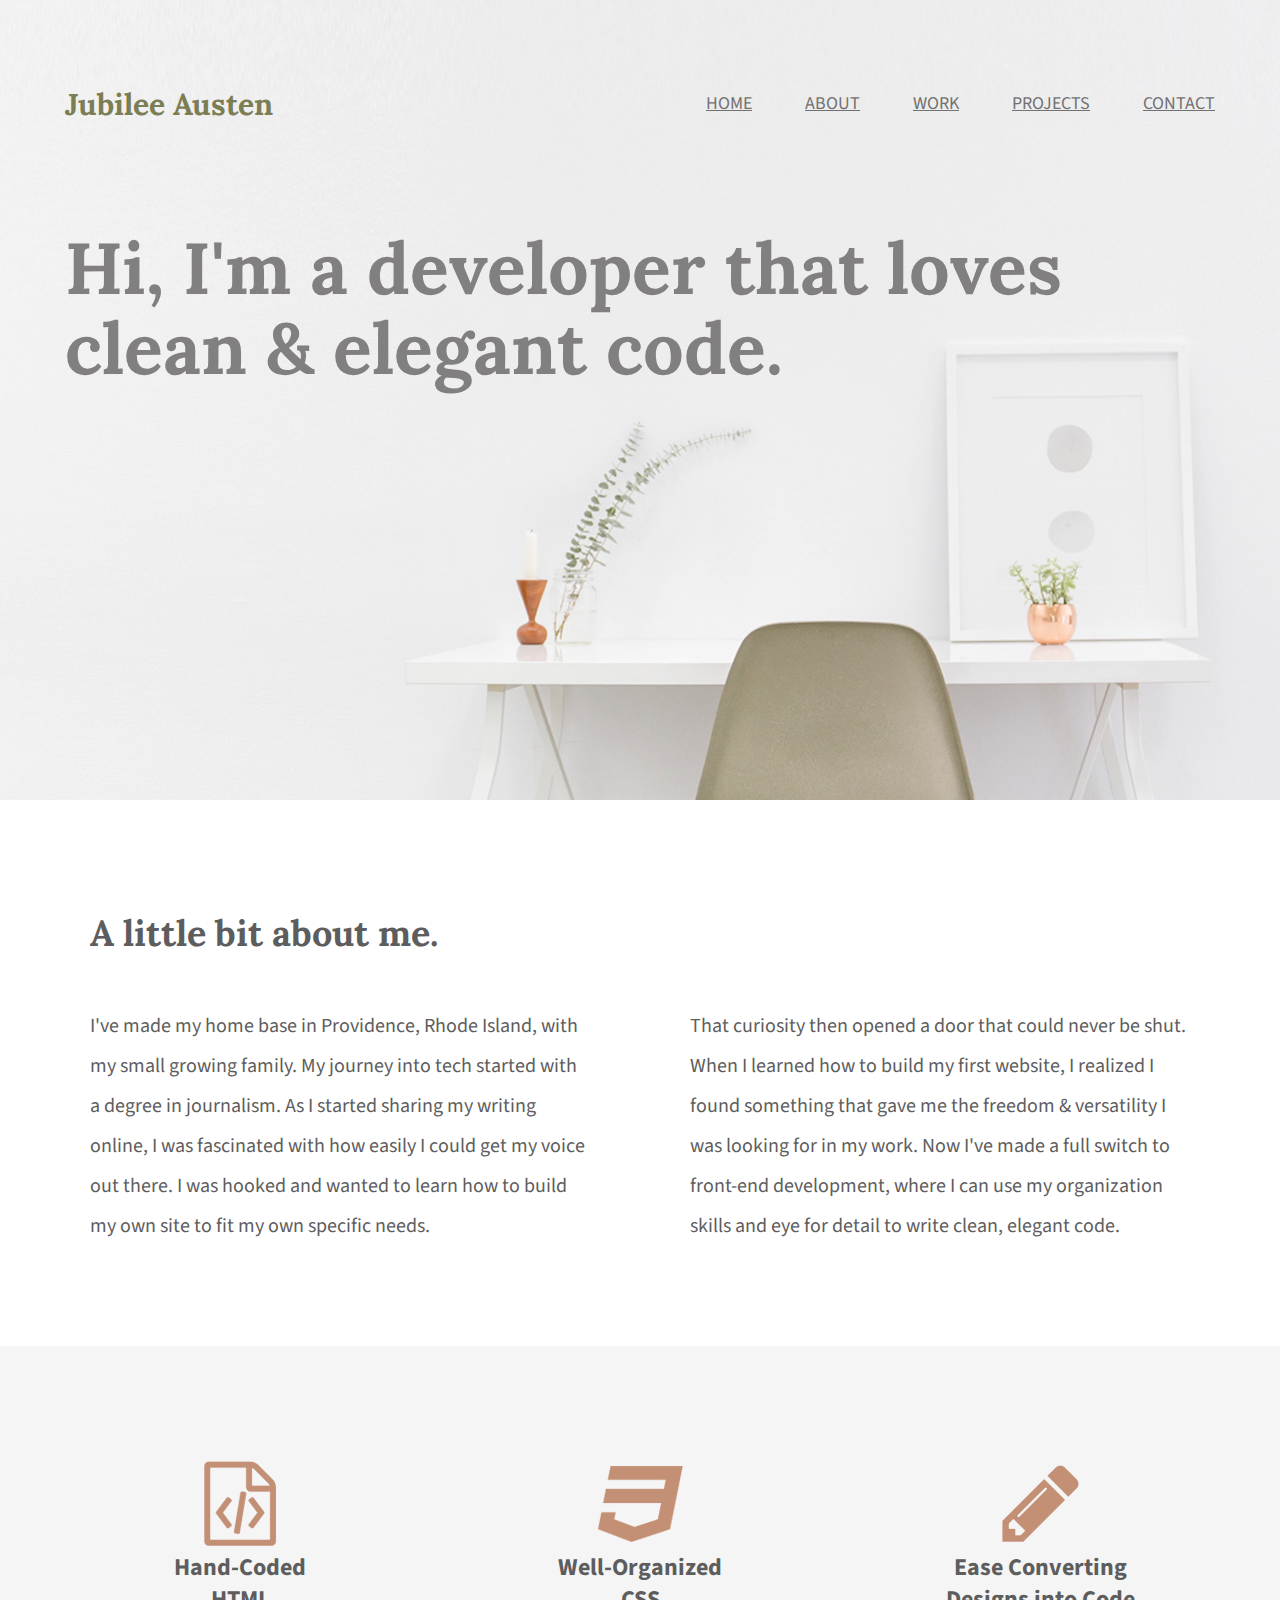
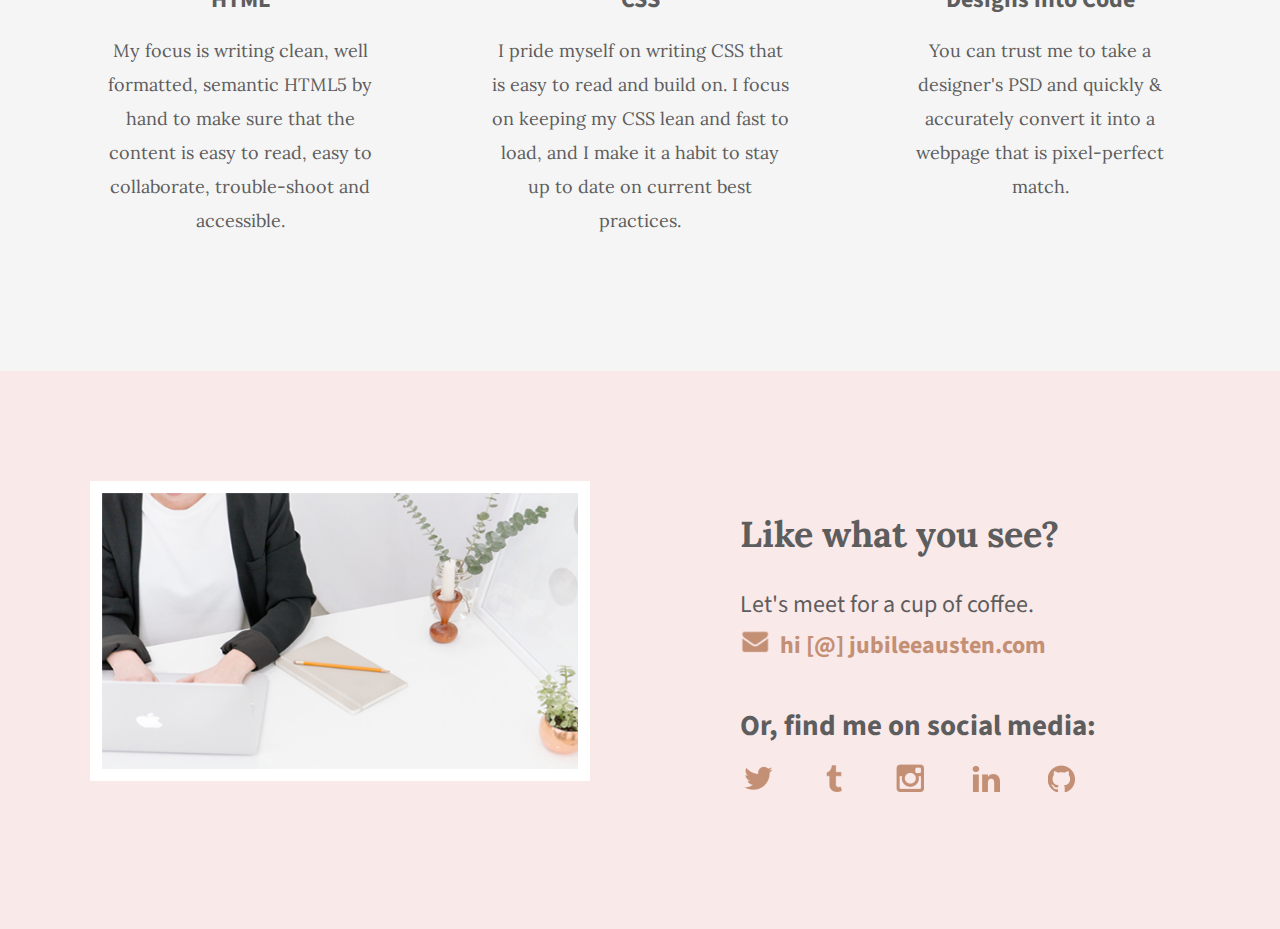
<file: index.html>
<!DOCTYPE html>
<html lang="en">
    <head>
         <meta charset="utf-8">
         <title>Jubilee Austen | Portfolio </title>
         <link rel="stylesheet" href="css/normalize.css">
         <link rel="stylesheet" href="css/main.css">
         <link href='https://fonts.googleapis.com/css?family=Source+Sans+Pro:400,700' rel='stylesheet' type='text/css'>
         <link rel="preconnect" href="https://fonts.googleapis.com">
         <link rel="preconnect" href="https://fonts.gstatic.com" crossorigin>
         <link href="https://fonts.googleapis.com/css2?family=Lora:wght@400;700&display=swap" rel="stylesheet">
         <link href="https://fonts.googleapis.com/css?family=Lora:400,700" rel="stylesheet" type="text/css">
    </head>
   
    <body>
        <header>
            <div class="homepage-hero">
                <div class="content-wrapper">
                    <h1>Jubilee Austen</h1>
                    <nav>
                        <ul>
                            <li><a href="#">home</a></li>
                            <li><a href="#about">About</a></li>
                            <li><a href="#work">Work</a></li>
                            <li><a href="projects/index.html">projects</a></li>
                            <li><a href="#contact">Contact</a></li>
                        </ul>
                    </nav>
                <h2><span>Hi,</span> I'm a developer that loves clean &amp; elegant code.</h2>
                </div>
            </div>
        </header>
    
        <main>
            <section id="about">
                <div class="content-wrapper">
                    <h2>A little bit about me.</h2>
                        <p>I've made my home base in Providence, Rhode Island, with my small growing family. My journey into
                            tech started with a degree in journalism. As I started sharing my writing online, I was
                            fascinated with how easily I could get my voice out there. I was hooked and wanted to learn how
                            to build my own site to fit my own specific needs.</p>
                        <p>That curiosity then opened a door that could never be shut. When I learned how to build my first
                            website, I realized I found something that gave me the freedom &amp; versatility I was looking
                            for in my work. Now I've made a full switch to front-end development, where I can use my
                            organization skills and eye for detail to write clean, elegant code.</p>
                </div>
            </section>
    
            <section id="work">
                <div class="content-wrapper">
                    <div class="work-list">
                        <img src="img/html-icon.png" alt="HTML icon" />
                        <h3>Hand-Coded HTML</h3>
                        <p>My focus is writing clean, well formatted, semantic HTML5 by hand to make sure that the content
                            is easy to read, easy to collaborate, trouble-shoot and accessible.</p>
                    </div>
                    <div class="work-list">
                        <img src="img/css-icon.png" alt="CSS icon" />
                        <h3>Well-Organized CSS</h3>
                        <p>I pride myself on writing CSS that is easy to read and build on. I focus on keeping my CSS lean
                            and fast to load, and I make it a habit to stay up to date on current best practices.</p>
                    </div>
                    <div class="work-list">
                        <img src="img/pencil-icon.png" alt="Pencil icon" />
                        <h3>Ease Converting Designs into Code</h3>
                        <p>You can trust me to take a designer's PSD and quickly &amp; accurately convert it into a webpage
                            that is pixel-perfect match.</p>
                    </div>
                </div>
            </section>
            </main>
            
            <footer id="contact">
                <div class="content-wrapper">
                    <div class="contact-image">
                        <img src="img/contact-image.png" id="contact-img" alt="my contact image" />
                    </div>
                    <div class="contact-info">
                        <h2>Like what you see?</h2>
                        <h3 id="email-header">Let's meet for a cup of coffee.</h3>
                        <a href="mailto:hi@jubileeausten.com"><img src="img/envelope.png" id="envelope"
                                alt="envelope icon" />hi [@] jubileeausten.com</a>
                        <h3 id="socialmedia-header">Or, find me on social media:</h3>
                        <ul>
                            <li><a href=""><img src="img/twitter.png" alt="twitter icon" /></a></li>
                            <li><a href=""><img src="img/tumblr.png" alt="tumblr icon" /></a></li>
                            <li><a href=""><img src="img/instagram.png" alt="instagram icon" /></a></li>
                            <li><a href=""><img src="img/linkedin.png" alt="linkedin icon" /></a></li>
                            <li><a href=""><img src="img/github.png" alt="github icon" /></a></li>
                        </ul>
                    </div>
                </div>
            </footer>
    </body>
    
    </html>
</file>
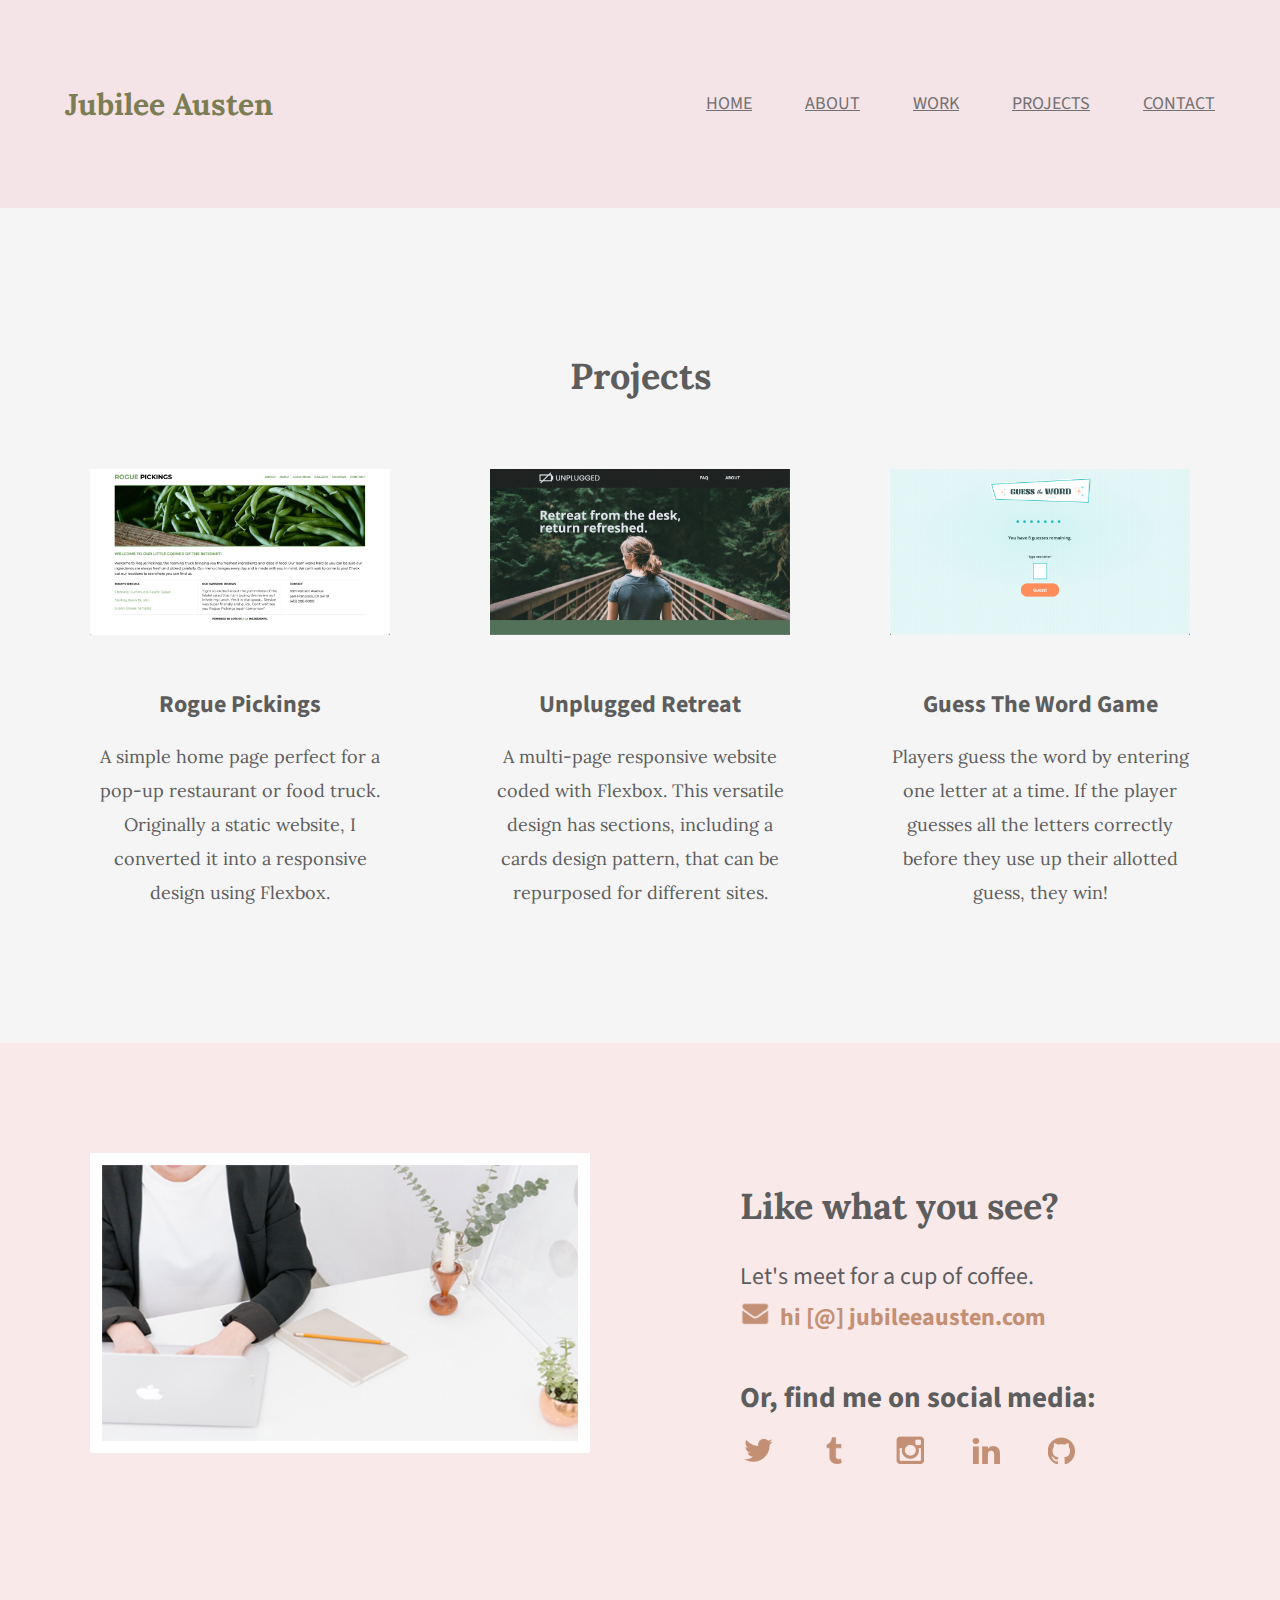
<file: projects/index.html>
<!DOCTYPE html>
<html lang="en">

<head>
    <meta charset="UTF-8">
    <title> Projects | Jubilee Austen </title>
    <link rel="stylesheet" href="../css/normalize.css">
    <link rel="stylesheet" href="../css/main.css">
    <link href='https://fonts.googleapis.com/css?family=Source+Sans+Pro:400,700' rel='stylesheet' type='text/css'>
    <link rel="preconnect" href="https://fonts.googleapis.com">
    <link rel="preconnect" href="https://fonts.gstatic.com" crossorigin>
    <link href="https://fonts.googleapis.com/css2?family=Lora:wght@400;700&display=swap" rel="stylesheet">
    <link href="https://fonts.googleapis.com/css?family=Lora:400,700" rel="stylesheet" type="text/css">
</head>
   
<body>
    <header class="projectpage-hero">
            <div class="content-wrapper">
                <h1>Jubilee Austen</h1>
                <nav>
                    <ul>
                        <li><a href="../index.html">home</a></li>
                        <li><a href="../index.html#about">about</a></li>
                        <li><a href="..index.html#work">Work</a></li>
                        <li><a href="#">projects</a></li>
                        <li><a href="../index.html#contact">Contact</a></li>
                    </ul>
                </nav>
            </div>
        </div>
    </header>
    
    <main>
        <section id="projects">
            <div class ="content-wrapper">
                <h2>Projects</h2>
                <div class ="project-piece">
                    <a href="https://skillcrush.github.io/206-rogue_pickings/" target="_blank"><img
                        src="../img/bonus-images/rogue-pickings.png" alt="Rogue Pickings 
                        Site"></a>
                    <h3><a href="https://dcunivers.github.io/Rogue-Pickings/">Rogue Pickings</a></h3>
                        <p>A simple home page perfect for a pop-up restaurant or food truck. Originally a static website, I converted it into a responsive design using Flexbox.</p>
                </div>
    
            <div class ="project-piece">
                <a href="https://skillcrush.github.io/206-unplugged_retreat/" target="_blank"><img
                    src="../img/bonus-images/unplugged.png" alt="Unplugged Site"></a>
                <h3><a href="https://dcunivers.github.io/unplugged-retreat-project/">Unplugged Retreat</a></h3>
                        <p>A multi-page responsive website coded with Flexbox. This versatile design has sections, including a cards design pattern, that can be repurposed for different sites.</p>
            </div>
            
            <div class="project-piece">
                <a href="https://skillcrush.github.io/guess-the-word/" target="_blank"><img
                    src="../img/bonus-images/guess-the-word-game.png" alt="Guess the Word Game"></a>
                    <h3><a href="https://dcunivers.github.io/Guess-The-Word-Project/">Guess The Word Game</a></h3>
                        <p>Players guess the word by entering one letter at a time. If the player guesses all the letters correctly before they use up their allotted guess, they win!</p>
            </div>

        </section>
        </main>

        <footer id="contact">
            <div class="content-wrapper">
                <div class="contact-image">
                    <img src="../img/contact-image.png" id="contact-img" alt="my contact image" />
                </div>
                <div class="contact-info">
                    <h2>Like what you see?</h2>
                    <h3 id="email-header">Let's meet for a cup of coffee.</h3>
                    <a href="mailto:hi@jubileeausten.com"><img src="../img/envelope.png" id="envelope"
                                alt="envelope icon" />hi [@] jubileeausten.com</a>
                    <h3 id="socialmedia-header">Or, find me on social media:</h3>
                    <ul>
                        <li><a href=""><img src="../img/twitter.png" alt="twitter icon" /></a></li>
                        <li><a href=""><img src="../img/tumblr.png" alt="tumblr icon" /></a></li>
                        <li><a href=""><img src="../img/instagram.png" alt="instagram icon" /></a></li>
                        <li><a href=""><img src="../img/linkedin.png" alt="linkedin icon" /></a></li>
                        <li><a href=""><img src="../img/github.png" alt="github icon" /></a></li>
                    </ul>
                </div>
            </div>
        </footer>
    </body>
    
    </html>
</file>
<file: css/main.css>
/***** GLOBAL STYLES *****/
body {
    font-family: 'Source Sans Pro', sans-serif;
    color: #5e5d5e;
}

.content-wrapper {
    width: 1200px;
    margin: 0 auto;
    overflow: auto;
}

/***** HEADER *****/

.homepage-hero {
    background: url('../img/full-background.png'), #f9efef;
    background-size: cover;
    background-position: center;
    height: 800px;
}

header h1 {
    float: left;
    width: 300px;
    color: #7b7e54;
    font-family: 'Lora', serif;
    font-size: 30px;
    padding: 65px 0 65px 25px;
}

header nav {
    width: 800px;
    float: right;
    text-align: right;
    padding: 75px 25px 75px 0;
}

nav ul li {
    display: inline-block;
}

nav ul li a {
    text-transform: uppercase;
    font-size: 18px;
    color: #727172;
    padding-left: 50px;
}

header h2 {
    width: 1000px;
    clear: both;
    font-family: 'Lora', serif;
    font-size: 72px;
    line-height: 80px;
    color: #817f80;
    padding: 20px 0 20px 25px;
}

/***** ABOUT *****/
#about .content-wrapper {
    padding: 80px 0;
}

#about h2 {
    font-family: 'Lora', serif;
    font-size: 36px;
    padding-left: 50px;
}
 
#about p {
    float: left;
    width: 500px;
    font-size: 20px;
    line-height: 40px;
    padding: 0 50px;
}

/***** WORK *****/
#work {
    background: #f5f5f5;
    text-align: center;
}
#work .content-wrapper {
    padding: 115px 0px;
}

#work .work-list {
    float: left;
    width: 400px;
}

#work .img {
    padding-bottom: 30px;
}
#work h3 {
    font-size: 24px;
    line-height: 32px;
    width: 190px;
    margin: 0 auto;
}
#work p {
    font-family: 'Lora', serif;
    font-size: 18px;
    line-height: 34px;
    padding: 0 50px;
}

/***** CONTACT *****/
#contact {
    background: #f9e9e9;
}
#contact .content-wrapper {
    padding: 110px 0;
}
#contact .contact-image {
    float: left;
    width: 600px;
}

#contact #contact-img {
    width: 500px;
    height: 300px;
    margin: 0 50px;
    border: 12px solid #ffffff;
    box-sizing: border-box;
}

#contact .contact-info {
    float: left;
    width: 600px;
    padding-left: 100px;
    box-sizing: border-box;
}
#contact h2 {
    font-family: 'Lora', serif;
    font-size: 36px;
    font-weight: 600px;
    margin: 30px 0;
}

#contact h3 {
    font-size: 24px;
    font-weight: 400;
    line-height: 36px;
}
#contact #email-header {
    margin-bottom: 5px;
}

#contact #envelope {
    margin-right: 10px;
    width: 30px;
}
#contact #socialmedia-header {
    font-weight: bold;
    font-size: 29px;
    line-height: 44px;
    margin: 40px 0 0 0;
}
#contact a {
    text-decoration: none;
    color: #C49075;
    font-weight: bold;
    font-size: 24px;
    line-height: 36px;
}
#contact ul {
    list-style: none;
    padding: 0px 1px;
}
#contact ul li {
    display: inline-block;
}
#contact ul img{
    padding-right: 38px;
    width: 35px;
}

/******** Project Page ********/
header.projectpage-hero {
    background:#f5e4e7;
}

/****** Projects Page 'Projects' Styles ******/
#projects {
    background: #f5f5f5;
    text-align: center;
}
#projects .content-wrapper {
    padding: 115px 0px;
}

#projects .project-piece {
    float: left;
    width: 300px;
    padding: 0 50px;
}

#projects img {
    padding-bottom: 30px;
    width: 300px;
}

#projects h2 {
    font-family: 'Lora', serif;
    font-size: 36px;
    padding-bottom: 40px;
}

#projects h3 a {
    font-size: 24px;
    line-height: 32px;
    text-decoration: none;
    color: #5e5d5e;
}
#projects p {
    font-family: 'Lora', serif;
    font-size: 18px;
    line-height: 34px;
    text-align: center;
}
</file>
